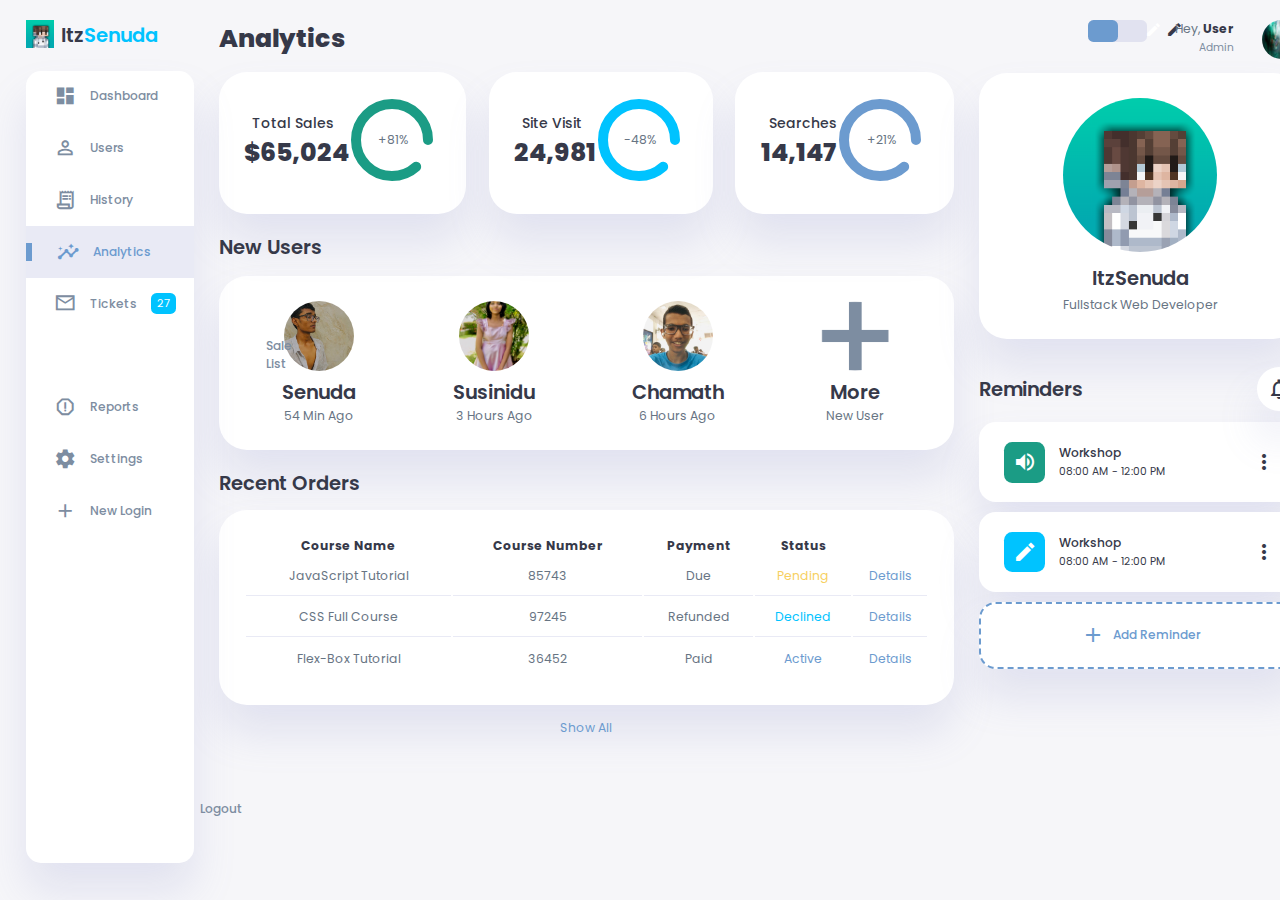
<file: index.html>
<!DOCTYPE html>
<html lang="en">

<head>
    <meta charset="UTF-8">
    <link rel="shortcut icon" type="zlizer icon" href="logo.png">
    <meta name="viewport" content="width=device-width, initial-scale=1.0">
    <link href="https://fonts.googleapis.com/icon?family=Material+Icons+Sharp" rel="stylesheet">
    <link rel="stylesheet" href="style.css">
    <title>My Dashboard</title>
</head>

<body>
    <div class="container">
        <!-- Sidebar Section -->
        <aside>
            <div class="toggle">
                <div class="logo">
                    <img src="logo.png">
                    <a href="Main.html"><h2>Itz<span class="danger">Senuda</span></h2></a>
                </div>
                <div class="close" id="close-btn">
                    <span class="material-icons-sharp">
                        close
                    </span>
                </div>
            </div>

            <div class="sidebar">
                <a href="index1.html">
                    <span class="material-icons-sharp">
                        dashboard
                    </span>
                    <h3>Dashboard</h3>
                </a>
                <a href="index2.html">
                    <span class="material-icons-sharp">
                        person_outline
                    </span>
                    <h3>Users</h3>
                </a>
                <a href="index3.html">
                    <span class="material-icons-sharp">
                        receipt_long
                    </span>
                    <h3>History</h3>
                </a>
                <a href="#" class="active">
                    <span class="material-icons-sharp">
                        insights
                    </span>
                    <h3>Analytics</h3>
                </a>
                <a href="#">
                    <span class="material-icons-sharp">
                        mail_outline
                    </span>
                    <h3>Tickets</h3>
                    <span class="message-count">27</span>
                </a>
                <a href="#">
                    <span class="material-icons-sharp">
                        inventory
                    </span>
                    <h3>Sale List</h3>
                </a>
                <a href="#">
                    <span class="material-icons-sharp">
                        report_gmailerrorred
                    </span>
                    <h3>Reports</h3>
                </a>
                <a href="#">
                    <span class="material-icons-sharp">
                        settings
                    </span>
                    <h3>Settings</h3>
                </a>
                <a href="#">
                    <span class="material-icons-sharp">
                        add
                    </span>
                    <h3>New Login</h3>
                </a>
                <a href="#">
                    <span class="material-icons-sharp">
                        logout
                    </span>
                    <h3>Logout</h3>
                </a>
            </div>
        </aside>
        <!-- End of Sidebar Section -->

        <!-- Main Content -->
        <main>
            <h1>Analytics</h1>
            <!-- Analyses -->
            <div class="analyse">
                <div class="sales">
                    <div class="status">
                        <div class="info">
                            <h3>Total Sales</h3>
                            <h1>$65,024</h1>
                        </div>
                        <div class="progresss">
                            <svg>
                                <circle cx="38" cy="38" r="36"></circle>
                            </svg>
                            <div class="percentage">
                                <p>+81%</p>
                            </div>
                        </div>
                    </div>
                </div>
                <div class="visits">
                    <div class="status">
                        <div class="info">
                            <h3>Site Visit</h3>
                            <h1>24,981</h1>
                        </div>
                        <div class="progresss">
                            <svg>
                                <circle cx="38" cy="38" r="36"></circle>
                            </svg>
                            <div class="percentage">
                                <p>-48%</p>
                            </div>
                        </div>
                    </div>
                </div>
                <div class="searches">
                    <div class="status">
                        <div class="info">
                            <h3>Searches</h3>
                            <h1>14,147</h1>
                        </div>
                        <div class="progresss">
                            <svg>
                                <circle cx="38" cy="38" r="36"></circle>
                            </svg>
                            <div class="percentage">
                                <p>+21%</p>
                            </div>
                        </div>
                    </div>
                </div>
            </div>
            <!-- End of Analyses -->

            <!-- New Users Section -->
            <div class="new-users">
                <h2>New Users</h2>
                <div class="user-list">
                    <div class="user">
                        <img src="profile-2.jpg">
                        <h2>Senuda</h2>
                        <p>54 Min Ago</p>
                    </div>
                    <div class="user">
                        <img src="profile-3.jpg">
                        <h2>Susinidu</h2>
                        <p>3 Hours Ago</p>
                    </div>
                    <div class="user">
                        <img src="profile-4.jpg">
                        <h2>Chamath</h2>
                        <p>6 Hours Ago</p>
                    </div>
                    <div class="user">
                        <img src="plus.png">
                        <h2>More</h2>
                        <p>New User</p>
                    </div>
                </div>
            </div>
            <!-- End of New Users Section -->

            <!-- Recent Orders Table -->
            <div class="recent-orders">
                <h2>Recent Orders</h2>
                <table>
                    <thead>
                        <tr>
                            <th>Course Name</th>
                            <th>Course Number</th>
                            <th>Payment</th>
                            <th>Status</th>
                            <th></th>
                        </tr>
                    </thead>
                    <tbody></tbody>
                </table>
                <a href="#">Show All</a>
            </div>
            <!-- End of Recent Orders -->

        </main>
        <!-- End of Main Content -->

        <!-- Right Section -->
        <div class="right-section">
            <div class="nav">
                <button id="menu-btn">
                    <span class="material-icons-sharp">
                        menu
                    </span>
                </button>
                <div class="dark-mode">
                    <span class="material-icons-sharp active">
                        light_mode
                    </span>
                    <span class="material-icons-sharp">
                        dark_mode
                    </span>
                </div>

                <div class="profile">
                    <a href="index4.html">
                    <div class="info">
                        <p>Hey, <b>User</b></p>
                        <small class="text-muted">Admin</small>
                    </div>
                    <div class="profile-photo">
                        <img src="profile-1.jpg">
                    </a>
                    </div>
                </div>

            </div>
            <!-- End of Nav -->

            <div class="user-profile">
                <div class="logo">
                    <img src="logo.png">
                    <h2>ItzSenuda</h2>
                    <p>Fullstack Web Developer</p>
                </div>
            </div>

            <div class="reminders">
                <div class="header">
                    <h2>Reminders</h2>
                    <span class="material-icons-sharp">
                        notifications_none
                    </span>
                </div>

                <div class="notification">
                    <div class="icon">
                        <span class="material-icons-sharp">
                            volume_up
                        </span>
                    </div>
                    <div class="content">
                        <div class="info">
                            <h3>Workshop</h3>
                            <small class="text_muted">
                                08:00 AM - 12:00 PM
                            </small>
                        </div>
                        <span class="material-icons-sharp">
                            more_vert
                        </span>
                    </div>
                </div>

                <div class="notification deactive">
                    <div class="icon">
                        <span class="material-icons-sharp">
                            edit
                        </span>
                    </div>
                    <div class="content">
                        <div class="info">
                            <h3>Workshop</h3>
                            <small class="text_muted">
                                08:00 AM - 12:00 PM
                            </small>
                        </div>
                        <span class="material-icons-sharp">
                            more_vert
                        </span>
                    </div>
                </div>

                <div class="notification add-reminder">
                    <div>
                        <span class="material-icons-sharp">
                            add
                        </span>
                        <h3>Add Reminder</h3>
                    </div>
                </div>

            </div>

        </div>


    </div>

    <script src="orders.js"></script>
    <script src="index.js"></script>
</body>

</html>
</file>
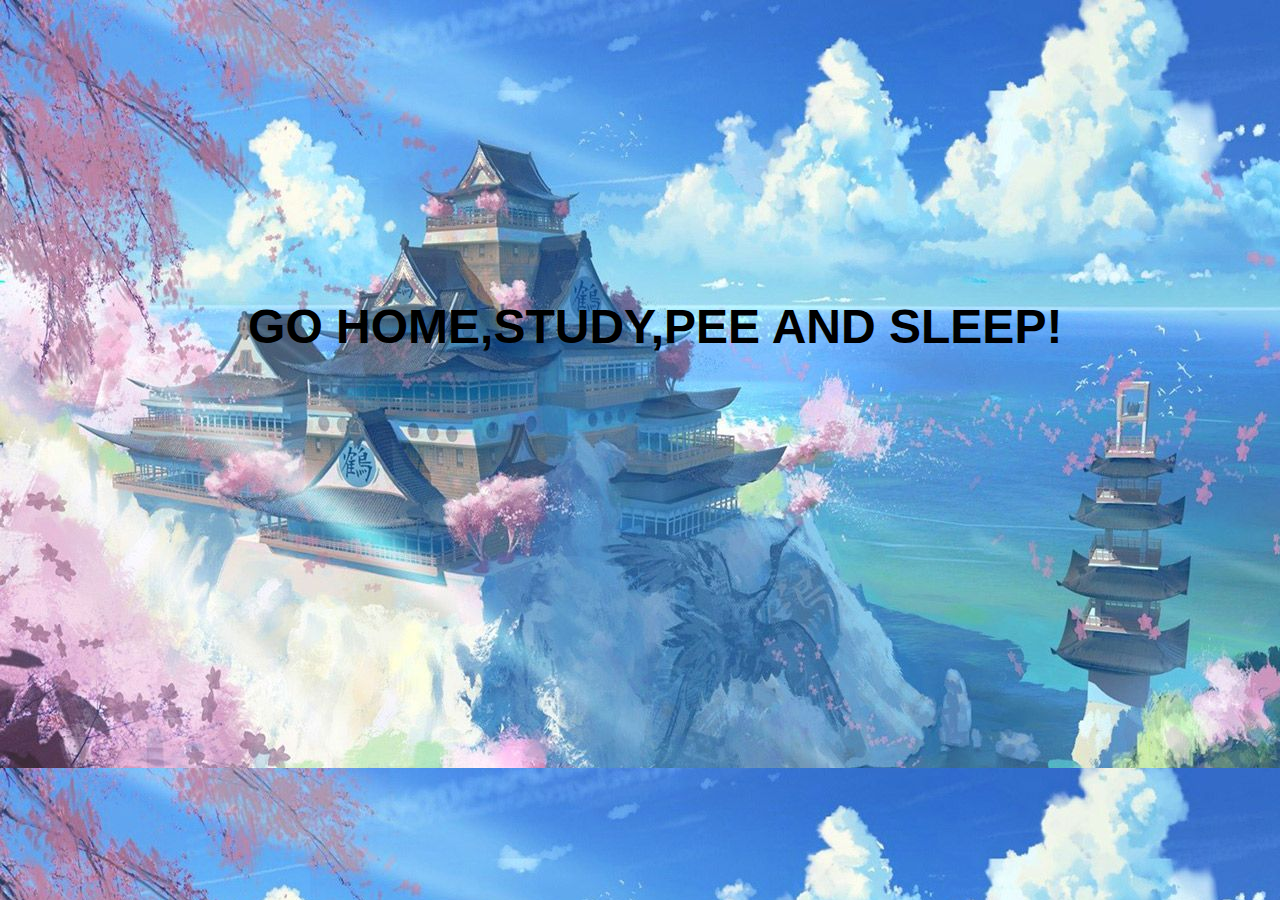
<file: forget.html>
<!DOCTYPE html>
<link rel="shortcut icon" type="zlizer icon" href="logo.png">
<meta name="viewport" content="width=device-width, initial-scale=1.0">
<html lang="en">
    <head>
        <meta charset="UTF-8"
        <title></title>
    </head>
    <body background="huhu.jpg">
    <br><br><br><br><br><br><br><br><br><br><br><br><br><br><br><h1><b><align="center"><font face="Arial" color="black" size="12">&nbsp;&nbsp;&nbsp;&nbsp;&nbsp;&nbsp;&nbsp;&nbsp;&nbsp;&nbsp;&nbsp;&nbsp;&nbsp;&nbsp;&nbsp;&nbsp;&nbsp;&nbsp;GO HOME,STUDY,PEE AND SLEEP!</font></align></b></h1>
    </body>
</html>
</file>
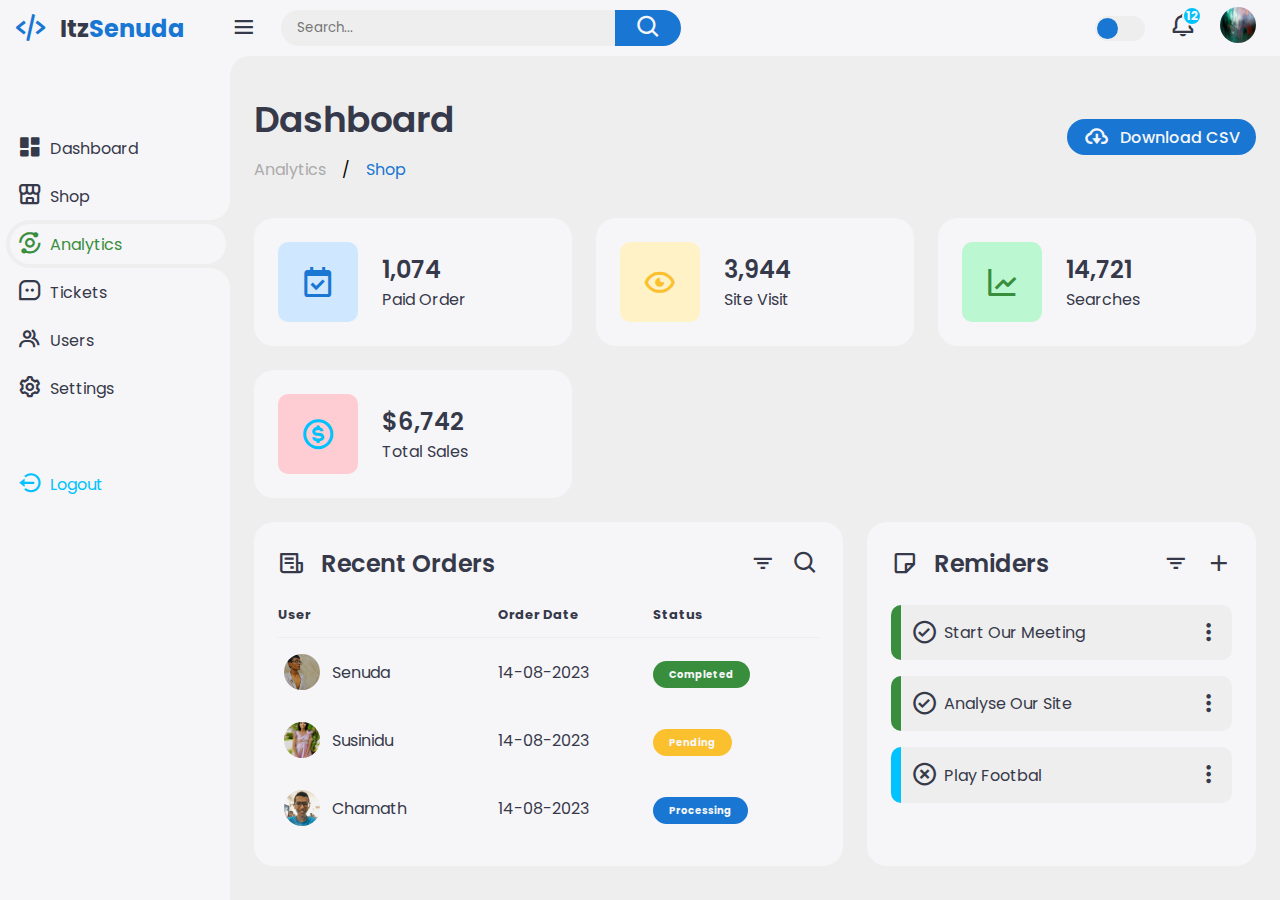
<file: index1.html>
<!DOCTYPE html>
<html lang="en">

<head>
    <meta charset="UTF-8">
    <link rel="shortcut icon" type="zlizer icon" href="logo.png">
    <meta name="viewport" content="width=device-width, initial-scale=1.0">
    <link href='https://unpkg.com/boxicons@2.1.4/css/boxicons.min.css' rel='stylesheet'>
    <link rel="stylesheet" href="style1.css">
    <title>Responsive Dashboard Design #2 | ItzSenuda</title>
</head>

<body>

    <!-- Sidebar -->
    <div class="sidebar">
        <a href="#" class="logo">
            <i class='bx bx-code-alt'></i>
            <div class="logo-name"><span>Itz</span>Senuda</div>
        </a>
        <ul class="side-menu">
            <li><a href="index.html"><i class='bx bxs-dashboard'></i>Dashboard</a></li>
            <li><a href="#"><i class='bx bx-store-alt'></i>Shop</a></li>
            <li class="active"><a href="#"><i class='bx bx-analyse'></i>Analytics</a></li>
            <li><a href="#"><i class='bx bx-message-square-dots'></i>Tickets</a></li>
            <li><a href="#"><i class='bx bx-group'></i>Users</a></li>
            <li><a href="#"><i class='bx bx-cog'></i>Settings</a></li>
        </ul>
        <ul class="side-menu">
            <li>
                <a href="#" class="logout">
                    <i class='bx bx-log-out-circle'></i>
                    Logout
                </a>
            </li>
        </ul>
    </div>
    <!-- End of Sidebar -->

    <!-- Main Content -->
    <div class="content">
        <!-- Navbar -->
        <nav>
            <i class='bx bx-menu'></i>
            <form action="#">
                <div class="form-input">
                    <input type="search" placeholder="Search...">
                    <button class="search-btn" type="submit"><i class='bx bx-search'></i></button>
                </div>
            </form>
            <input type="checkbox" id="theme-toggle" hidden>
            <label for="theme-toggle" class="theme-toggle"></label>
            <a href="#" class="notif">
                <i class='bx bx-bell'></i>
                <span class="count">12</span>
            </a>
            <a href="#" class="profile">
                <img src="profile-1.jpg">
            </a>
        </nav>

        <!-- End of Navbar -->

        <main>
            <div class="header">
                <div class="left">
                    <h1>Dashboard</h1>
                    <ul class="breadcrumb">
                        <li><a href="#">
                                Analytics
                            </a></li>
                        /
                        <li><a href="#" class="active">Shop</a></li>
                    </ul>
                </div>
                <a href="#" class="report">
                    <i class='bx bx-cloud-download'></i>
                    <span>Download CSV</span>
                </a>
            </div>

            <!-- Insights -->
            <ul class="insights">
                <li>
                    <i class='bx bx-calendar-check'></i>
                    <span class="info">
                        <h3>
                            1,074
                        </h3>
                        <p>Paid Order</p>
                    </span>
                </li>
                <li><i class='bx bx-show-alt'></i>
                    <span class="info">
                        <h3>
                            3,944
                        </h3>
                        <p>Site Visit</p>
                    </span>
                </li>
                <li><i class='bx bx-line-chart'></i>
                    <span class="info">
                        <h3>
                            14,721
                        </h3>
                        <p>Searches</p>
                    </span>
                </li>
                <li><i class='bx bx-dollar-circle'></i>
                    <span class="info">
                        <h3>
                            $6,742
                        </h3>
                        <p>Total Sales</p>
                    </span>
                </li>
            </ul>
            <!-- End of Insights -->

            <div class="bottom-data">
                <div class="orders">
                    <div class="header">
                        <i class='bx bx-receipt'></i>
                        <h3>Recent Orders</h3>
                        <i class='bx bx-filter'></i>
                        <i class='bx bx-search'></i>
                    </div>
                    <table>
                        <thead>
                            <tr>
                                <th>User</th>
                                <th>Order Date</th>
                                <th>Status</th>
                            </tr>
                        </thead>
                        <tbody>
                            <tr>
                                <td>
                                    <img src="profile-2.jpg">
                                    <p>Senuda</p>
                                </td>
                                <td>14-08-2023</td>
                                <td><span class="status completed">Completed</span></td>
                            </tr>
                            <tr>
                                <td>
                                    <img src="profile-3.jpg">
                                    <p>Susinidu</p>
                                </td>
                                <td>14-08-2023</td>
                                <td><span class="status pending">Pending</span></td>
                            </tr>
                            <tr>
                                <td>
                                    <img src="profile-4.jpg">
                                    <p>Chamath</p>
                                </td>
                                <td>14-08-2023</td>
                                <td><span class="status process">Processing</span></td>
                            </tr>
                        </tbody>
                    </table>
                </div>

                <!-- Reminders -->
                <div class="reminders">
                    <div class="header">
                        <i class='bx bx-note'></i>
                        <h3>Remiders</h3>
                        <i class='bx bx-filter'></i>
                        <i class='bx bx-plus'></i>
                    </div>
                    <ul class="task-list">
                        <li class="completed">
                            <div class="task-title">
                                <i class='bx bx-check-circle'></i>
                                <p>Start Our Meeting</p>
                            </div>
                            <i class='bx bx-dots-vertical-rounded'></i>
                        </li>
                        <li class="completed">
                            <div class="task-title">
                                <i class='bx bx-check-circle'></i>
                                <p>Analyse Our Site</p>
                            </div>
                            <i class='bx bx-dots-vertical-rounded'></i>
                        </li>
                        <li class="not-completed">
                            <div class="task-title">
                                <i class='bx bx-x-circle'></i>
                                <p>Play Footbal</p>
                            </div>
                            <i class='bx bx-dots-vertical-rounded'></i>
                        </li>
                    </ul>
                </div>

                <!-- End of Reminders-->

            </div>

        </main>

    </div>

    <script src="index.js"></script>
</body>

</html>
</file>
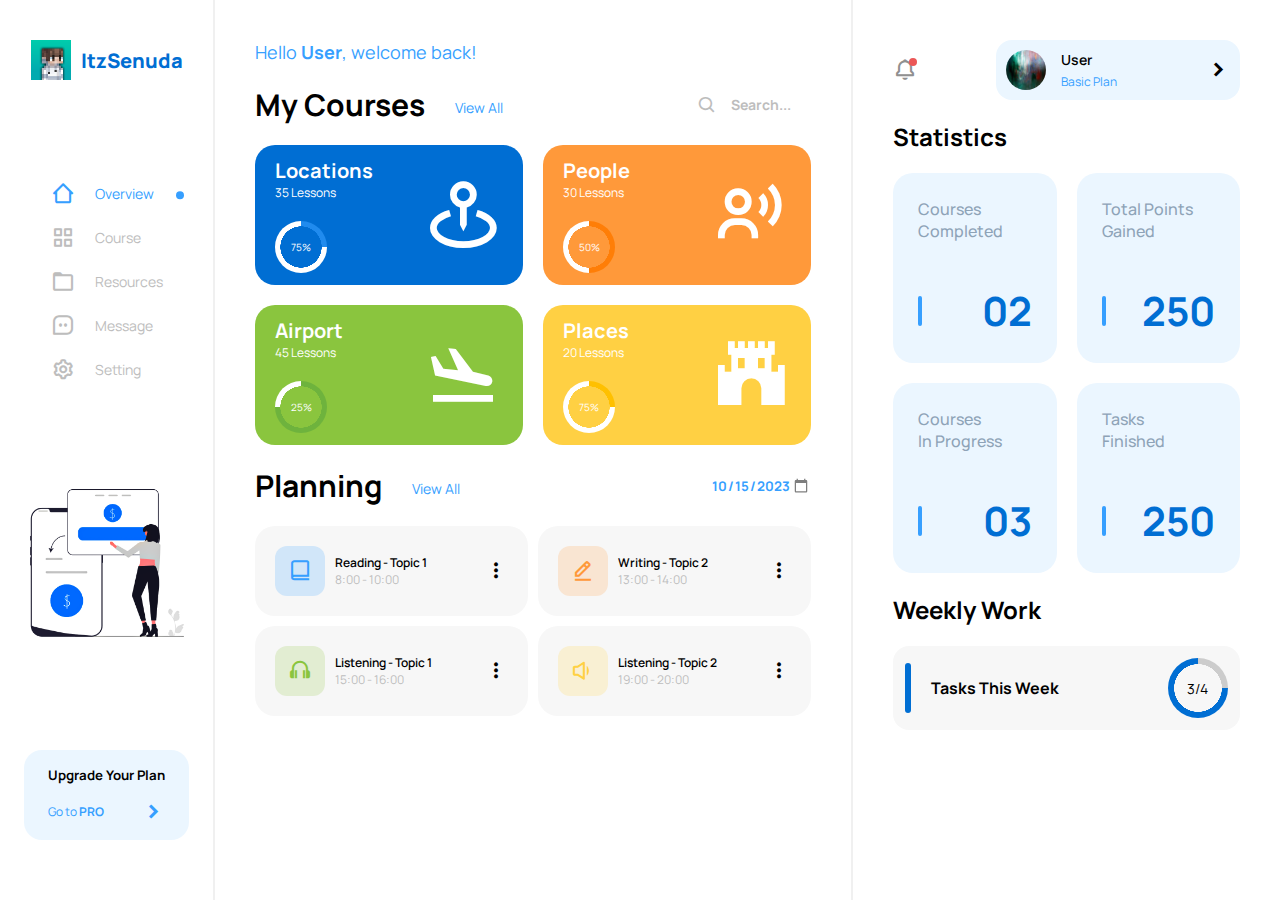
<file: index2.html>
<!DOCTYPE html>
<html lang="en">

<head>
    <meta charset="UTF-8">
    <link rel="shortcut icon" type="zlizer icon" href="logo.png">
    <meta name="viewport" content="width=device-width, initial-scale=1.0">
    <link href='https://unpkg.com/boxicons@2.1.4/css/boxicons.min.css' rel='stylesheet'>
    <link rel="stylesheet" href="style2.css">
    <title>Responsive Dashboard Design #01 | ItzSenuda</title>
</head>

<body>

    <div class="container">

        <aside class="left-section">
            <div class="logo">
                <button class="menu-btn" id="menu-close">
                    <i class='bx bx-log-out-circle'></i>
                </button>
                <img src="logo.png">
                <a href="index.html">ItzSenuda</a>
            </div>

            <div class="sidebar">
                <div class="item" id="active">
                    <i class='bx bx-home-alt-2'></i>
                    <a href="#">Overview</a>
                </div>
                <div class="item">
                    <i class='bx bx-grid-alt'></i>
                    <a href="#">Course</a>
                </div>
                <div class="item">
                    <i class='bx bx-folder'></i>
                    <a href="#">Resources</a>
                </div>
                <div class="item">
                    <i class='bx bx-message-square-dots'></i>
                    <a href="#">Message</a>
                </div>
                <div class="item">
                    <i class='bx bx-cog'></i>
                    <a href="#">Setting</a>
                </div>
            </div>

            <div class="pic">
                <img src="pro.png">
            </div>

            <div class="upgrade">
                <h5>Upgrade Your Plan</h5>
                <div class="link">
                    <a href="#">Go to <b>PRO</b></a>
                    <i class='bx bxs-chevron-right'></i>
                </div>
            </div>

        </aside>

        <main>
            <header>
                <button class="menu-btn" id="menu-open">
                    <i class='bx bx-menu'></i>
                </button>
                <h5>Hello <b>User</b>, welcome back!</h5>
            </header>

            <div class="separator">
                <div class="info">
                    <h3>My Courses</h3>
                    <a href="#">View All</a>
                </div>
                <div class="search">
                    <i class='bx bx-search'></i>
                    <input type="text" placeholder="Search...">
                </div>
            </div>

            <div class="analytics">
                <div class="item">
                    <div class="progress">
                        <div class="info">
                            <h5>Locations</h5>
                            <p>35 Lessons</p>
                        </div>
                        <div class="progress-bar" role="progressbar" aria-valuenow="75" aria-valuemin="0"
                            aria-valuemax="100"></div>
                    </div>
                    <i class='bx bx-map-pin'></i>
                </div>
                <div class="item">
                    <div class="progress">
                        <div class="info">
                            <h5>People</h5>
                            <p>30 Lessons</p>
                        </div>
                        <div class="progress-bar" role="progressbar" aria-valuenow="75" aria-valuemin="0"
                            aria-valuemax="100"></div>
                    </div>
                    <i class='bx bx-user-voice'></i>
                </div>
                <div class="item">
                    <div class="progress">
                        <div class="info">
                            <h5>Airport</h5>
                            <p>45 Lessons</p>
                        </div>
                        <div class="progress-bar" role="progressbar" aria-valuenow="75" aria-valuemin="0"
                            aria-valuemax="100"></div>
                    </div>
                    <i class='bx bxs-plane-land'></i>
                </div>
                <div class="item">
                    <div class="progress">
                        <div class="info">
                            <h5>Places</h5>
                            <p>20 Lessons</p>
                        </div>
                        <div class="progress-bar" role="progressbar" aria-valuenow="75" aria-valuemin="0"
                            aria-valuemax="100"></div>
                    </div>
                    <i class='bx bxs-castle'></i>
                </div>
            </div>

            <div class="separator">
                <div class="info">
                    <h3>Planning</h3>
                    <a href="#">View All</a>
                </div>
                <input type="date" value="2023-10-15">
            </div>

            <div class="planning">
                <div class="item">
                    <div class="left">
                        <div class="icon">
                            <i class='bx bx-book-alt'></i>
                        </div>
                        <div class="details">
                            <h5>Reading - Topic 1</h5>
                            <p>8:00 - 10:00</p>
                        </div>
                    </div>
                    <i class='bx bx-dots-vertical-rounded'></i>
                </div>
                <div class="item">
                    <div class="left">
                        <div class="icon">
                            <i class='bx bx-edit-alt'></i>
                        </div>
                        <div class="details">
                            <h5>Writing - Topic 2</h5>
                            <p>13:00 - 14:00</p>
                        </div>
                    </div>
                    <i class='bx bx-dots-vertical-rounded'></i>
                </div>
                <div class="item">
                    <div class="left">
                        <div class="icon">
                            <i class='bx bx-headphone'></i>
                        </div>
                        <div class="details">
                            <h5>Listening - Topic 1</h5>
                            <p>15:00 - 16:00</p>
                        </div>
                    </div>
                    <i class='bx bx-dots-vertical-rounded'></i>
                </div>
                <div class="item">
                    <div class="left">
                        <div class="icon">
                            <i class='bx bx-volume-low'></i>
                        </div>
                        <div class="details">
                            <h5>Listening - Topic 2</h5>
                            <p>19:00 - 20:00</p>
                        </div>
                    </div>
                    <i class='bx bx-dots-vertical-rounded'></i>
                </div>
            </div>
        </main>

        <aside class="right-section">
            <div class="top">
                <i class='bx bx-bell'></i>
                <div class="profile">
                    <div class="left">
                        <img src="profile-1.jpg">    
                        <div class="user">
                            <h5>User</h5>
                            <a href="#">Basic Plan</a>
                        </div>
                    </div>
                    <i class='bx bxs-chevron-right'></i>
                </div>
            </div>

            <div class="separator" id="first">
                <h4>Statistics</h4>
            </div>

            <div class="stats">
                <div class="item">
                    <div class="top">
                        <p>Courses</p>
                        <p>Completed</p>
                    </div>
                    <div class="bottom">
                        <div class="line"></div>
                        <h3>02</h3>
                    </div>
                </div>
                <div class="item">
                    <div class="top">
                        <p>Total Points</p>
                        <p>Gained</p>
                    </div>
                    <div class="bottom">
                        <div class="line"></div>
                        <h3>250</h3>
                    </div>
                </div>
                <div class="item">
                    <div class="top">
                        <p>Courses</p>
                        <p>In Progress</p>
                    </div>
                    <div class="bottom">
                        <div class="line"></div>
                        <h3>03</h3>
                    </div>
                </div>
                <div class="item">
                    <div class="top">
                        <p>Tasks</p>
                        <p>Finished</p>
                    </div>
                    <div class="bottom">
                        <div class="line"></div>
                        <h3>250</h3>
                    </div>
                </div>
            </div>

            <div class="separator">
                <h4>Weekly Work</h4>
            </div>

            <div class="weekly">
                <div class="title">
                    <div class="line"></div>
                    <h5>Tasks This Week</h5>
                </div>
                <div class="progress-bar" role="progressbar" aria-valuenow="75" aria-valuemin="0" aria-valuemax="100">
                </div>
            </div>

        </aside>

    </div>

    <script src="script.js"></script>
</body>

</html>
</file>
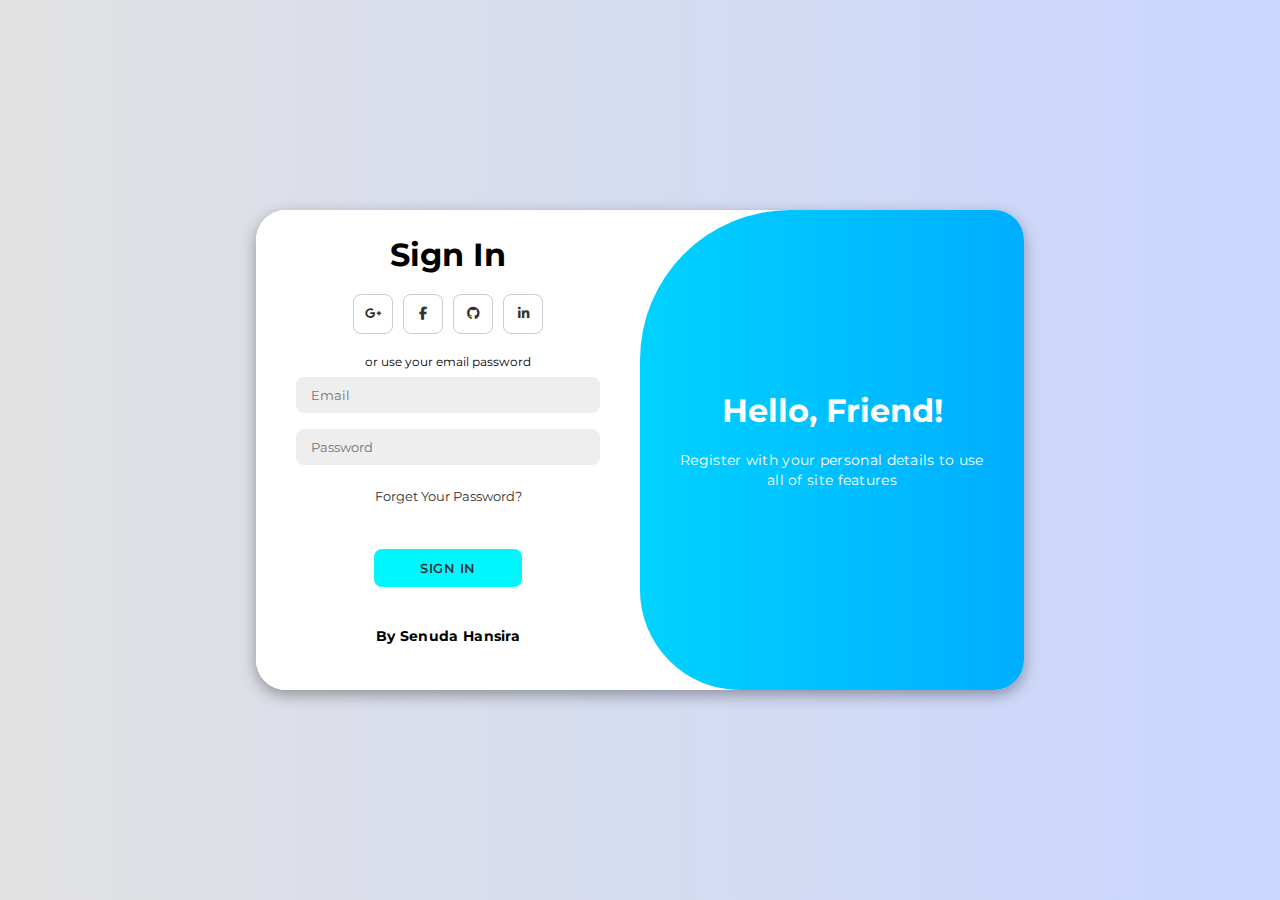
<file: index4.html>
<!DOCTYPE html>
<html lang="en">

<head>
    <meta charset="UTF-8">
    <link rel="shortcut icon" type="zlizer icon" href="logo.png">
    <meta name="viewport" content="width=device-width, initial-scale=1.0">
    <link rel="stylesheet" href="https://cdnjs.cloudflare.com/ajax/libs/font-awesome/6.4.2/css/all.min.css">
    <link rel="stylesheet" href="style4.css">
    <title>Modern Login Page | ItzSenuda</title>
</head>

<body>

    <div class="container" id="container">
        <div class="form-container sign-up">
            <form>
                <h1>Create Account</h1>
                <div class="social-icons">
                    <a href="#" class="icon"><i class="fa-brands fa-google-plus-g"></i></a>
                    <a href="#" class="icon"><i class="fa-brands fa-facebook-f"></i></a>
                    <a href="#" class="icon"><i class="fa-brands fa-github"></i></a>
                    <a href="#" class="icon"><i class="fa-brands fa-linkedin-in"></i></a>
                </div>
                <span>or use your email for registeration</span>
                <input type="text" placeholder="Name">
                <input type="email" placeholder="Email">
                <input type="password" placeholder="Password">
                <button>Sign Up</button>
                &nbsp;&nbsp;&nbsp;&nbsp;&nbsp;&nbsp;&nbsp;&nbsp;&nbsp;&nbsp;&nbsp;&nbsp;&nbsp;
                <h2><p>By Senuda Hansira</p></h2>
            </form>
        </div>
        <div class="form-container sign-in">
            <form>
                <h1>Sign In</h1>
                <div class="social-icons">
                    <a href="#" class="icon"><i class="fa-brands fa-google-plus-g"></i></a>
                    <a href="#" class="icon"><i class="fa-brands fa-facebook-f"></i></a>
                    <a href="#" class="icon"><i class="fa-brands fa-github"></i></a>
                    <a href="#" class="icon"><i class="fa-brands fa-linkedin-in"></i></a>
                </div>
                <span>or use your email password</span>
                <input type="email" placeholder="Email">
                <input type="password" placeholder="Password">
                <a href="forget.html">Forget Your Password?</a>
                <a href="index.html"><button><a href="index.html">Sign In</a></button></a>
                &nbsp;&nbsp;&nbsp;&nbsp;&nbsp;&nbsp;&nbsp;&nbsp;&nbsp;&nbsp;&nbsp;&nbsp;&nbsp;&nbsp;&nbsp;
                <h2><p>By Senuda Hansira</p></h2>
            </form>
        </div>
        <div class="toggle-container">
            <div class="toggle">
                <div class="toggle-panel toggle-left">
                    <h1>Welcome Back!</h1>
                    <p>Enter your personal details to use all of site features</p>
                    <button class="hidden" id="login">Sign In</button>
                </div>
                <div class="toggle-panel toggle-right">
                    <h1>Hello, Friend!</h1>
                    <p>Register with your personal details to use all of site features</p> 
                </div>
            </div>
        </div>
    </div>
    <script src="script.js"></script>
</body>

</html>
</file>
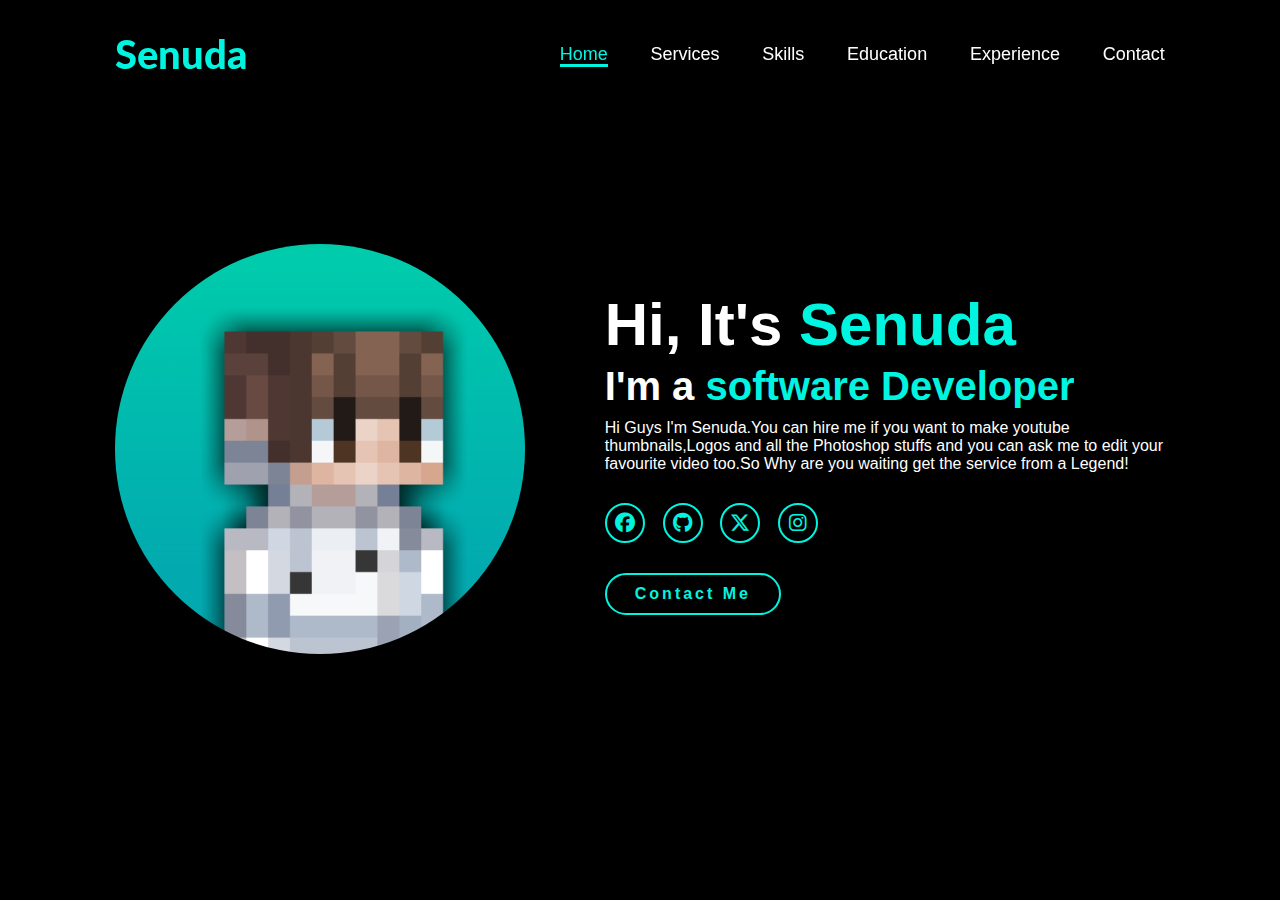
<file: Main.html>
<!DOCTYPE html>
<html lang="en">
    
<head>
    <meta charset="UTF-8">
    <link rel="shortcut icon" type="zlizer icon" href="logo.png">
    <meta name="viewport" content="width=device-width, initial-scale=1.0">
    <link rel="stylesheet" href="https://cdnjs.cloudflare.com/ajax/libs/font-awesome/6.5.2/css/all.min.css">
    <link rel="stylesheet" href="styles.css">
    <title>My Website</title>
</head>
<body>
    <header>
        <a href="#" class="logo">Senuda</a>

        <nav>
            <a href="#" class="active"> Home</a>
            <a href="#" >Services</a>
            <a href="#" >Skills</a>
            <a href="#" >Education</a>
            <a href="#" >Experience</a>
            <a href="#" >Contact</a>
        </nav>
    </header>
    <section class="home">
        <div class="home-img">
            <img src="zlizer.png" alt="">
        </div>
        <div class="home-content">
            <h1>Hi, It's <span>Senuda</span></h1>
            <h3 class="typing-text">I'm a <span></span></h3>
            <p>Hi Guys I'm Senuda.You can hire me if you want to make youtube thumbnails,Logos and all the Photoshop stuffs and you can ask me to edit your favourite video too.So Why are you waiting get the service from a Legend!</p>
            <div class="social-icons">
                <a href="https://www.facebook.com/profile.php?id=61562398284755" target="_blank"><i class="fa-brands fa-facebook"></i></a>
                <a href="https://github.com/ZlizerMC" target="_blank"><i class="fa-brands fa-github"></i></a>
                <a href="https://x.com/ItzSenuda" target="_blank"><i class="fa-brands fa-x-twitter"></i></a>
                <a href="https://www.instagram.com/senuda_hansira/" target="_blank"><i class="fa-brands fa-instagram"></i></a>
            </div>
            <a href="index.html" class="btn">Contact Me</a>
        </div>
    </section>
</body>
</html>
</file>
<file: style.css>
@import url('https://fonts.googleapis.com/css2?family=Poppins:wght@300;400;500;600;700;800&display=swap');

:root{
    --color-primary: #6C9BCF;
    --color-danger: #00c3ff;
    --color-success: #1B9C85;
    --color-warning: #F7D060;
    --color-white: #fff;
    --color-info-dark: #7d8da1;
    --color-dark: #363949;
    --color-light: rgba(132, 139, 200, 0.18);
    --color-dark-variant: #677483;
    --color-background: #f6f6f9;

    --card-border-radius: 2rem;
    --border-radius-1: 0.4rem;
    --border-radius-2: 1.2rem;

    --card-padding: 1.8rem;
    --padding-1: 1.2rem;

    --box-shadow: 0 2rem 3rem var(--color-light);
}

.dark-mode-variables{
    --color-background: #181a1e;
    --color-white: #202528;
    --color-dark: #edeffd;
    --color-dark-variant: #a3bdcc;
    --color-light: rgba(0, 0, 0, 0.4);
    --box-shadow: 0 2rem 3rem var(--color-light);
}

*{
    margin: 0;
    padding: 0;
    outline: 0;
    appearance: 0;
    border: 0;
    text-decoration: none;
    box-sizing: border-box;
}

html{
    font-size: 14px;
}

body{
    width: 100vw;
    height: 100vh;
    font-family: 'Poppins', sans-serif;
    font-size: 0.88rem;
    user-select: none;
    overflow-x: hidden;
    color: var(--color-dark);
    background-color: var(--color-background);
}

a{
    color: var(--color-dark);
}

img{
    display: block;
    width: 100%;
    object-fit: cover;
}

h1{
    font-weight: 800;
    font-size: 1.8rem;
}

h2{
    font-weight: 600;
    font-size: 1.4rem;
}

h3{
    font-weight: 500;
    font-size: 0.87rem;
}

small{
    font-size: 0.76rem;
}

p{
    color: var(--color-dark-variant);
}

b{
    color: var(--color-dark);
}

.text-muted{
    color: var(--color-info-dark);
}

.primary{
    color: var(--color-primary);
}

.danger{
    color: var(--color-danger);
}

.success{
    color: var(--color-success);
}

.warning{
    color: var(--color-warning);
}

.container{
    display: grid;
    width: 96%;
    margin: 0 auto;
    gap: 1.8rem;
    grid-template-columns: 12rem auto 23rem;
}

aside{
    height: 100vh;
}

aside .toggle{
    display: flex;
    align-items: center;
    justify-content: space-between;
    margin-top: 1.4rem;
}

aside .toggle .logo{
    display: flex;
    gap: 0.5rem;
}

aside .toggle .logo img{
    width: 2rem;
    height: 2rem;
}

aside .toggle .close{
    padding-right: 1rem;
    display: none;
}

aside .sidebar{
    display: flex;
    flex-direction: column;
    background-color: var(--color-white);
    box-shadow: var(--box-shadow);
    border-radius: 15px;
    height: 88vh;
    position: relative;
    top: 1.5rem;
    transition: all 0.3s ease;
}

aside .sidebar:hover{
    box-shadow: none;
}

aside .sidebar a{
    display: flex;
    align-items: center;
    color: var(--color-info-dark);
    height: 3.7rem;
    gap: 1rem;
    position: relative;
    margin-left: 2rem;
    transition: all 0.3s ease;
}

aside .sidebar a span{
    font-size: 1.6rem;
    transition: all 0.3s ease;
}

aside .sidebar a:last-child{
    position: absolute;
    bottom: 2rem;
    width: 100%;
}

aside .sidebar a.active{
    width: 100%;
    color: var(--color-primary);
    background-color: var(--color-light);
    margin-left: 0;
}

aside .sidebar a.active::before{
    content: '';
    width: 6px;
    height: 18px;
    background-color: var(--color-primary);
}

aside .sidebar a.active span{
    color: var(--color-primary);
    margin-left: calc(1rem - 3px);
}

aside .sidebar a:hover{
    color: var(--color-primary);
}

aside .sidebar a:hover span{
    margin-left: 0.6rem;
}

aside .sidebar .message-count{
    background-color: var(--color-danger);
    padding: 2px 6px;
    color: var(--color-white);
    font-size: 11px;
    border-radius: var(--border-radius-1);
}

main{
    margin-top: 1.4rem;
}

main .analyse{
    display: grid;
    grid-template-columns: repeat(3, 1fr);
    gap: 1.6rem;
}

main .analyse > div{
    background-color: var(--color-white);
    padding: var(--card-padding);
    border-radius: var(--card-border-radius);
    margin-top: 1rem;
    box-shadow: var(--box-shadow);
    cursor: pointer;
    transition: all 0.3s ease;
}

main .analyse > div:hover{
    box-shadow: none;
}

main .analyse > div .status{
    display: flex;
    align-items: center;
    justify-content: space-between;
}

main .analyse h3{
    margin-left: 0.6rem;
    font-size: 1rem;
}

main .analyse .progresss{
    position: relative;
    width: 92px;
    height: 92px;
    border-radius: 50%;
}

main .analyse svg{
    width: 7rem;
    height: 7rem;
}

main .analyse svg circle{
    fill: none;
    stroke-width: 10;
    stroke-linecap: round;
    transform: translate(5px, 5px);
}

main .analyse .sales svg circle{
    stroke: var(--color-success);
    stroke-dashoffset: -30;
    stroke-dasharray: 200;
}

main .analyse .visits svg circle{
    stroke: var(--color-danger);
    stroke-dashoffset: -30;
    stroke-dasharray: 200;
}

main .analyse .searches svg circle{
    stroke: var(--color-primary);
    stroke-dashoffset: -30;
    stroke-dasharray: 200;
}

main .analyse .progresss .percentage{
    position: absolute;
    top: -3px;
    left: -1px;
    display: flex;
    align-items: center;
    justify-content: center;
    height: 100%;
    width: 100%;
}

main .new-users{
    margin-top: 1.3rem;
}

main .new-users .user-list{
    background-color: var(--color-white);
    padding: var(--card-padding);
    border-radius: var(--card-border-radius);
    margin-top: 1rem;
    box-shadow: var(--box-shadow);
    display: flex;
    justify-content: space-around;
    flex-wrap: wrap;
    gap: 1.4rem;
    cursor: pointer;
    transition: all 0.3s ease;
}

main .new-users .user-list:hover{
    box-shadow: none;
}

main .new-users .user-list .user{
    display: flex;
    flex-direction: column;
    align-items: center;
    justify-content: center;
}

main .new-users .user-list .user img{
    width: 5rem;
    height: 5rem;
    margin-bottom: 0.4rem;
    border-radius: 50%;
}

main .recent-orders{
    margin-top: 1.3rem;
}

main .recent-orders h2{
    margin-bottom: 0.8rem;
}

main .recent-orders table{
    background-color: var(--color-white);
    width: 100%;
    padding: var(--card-padding);
    text-align: center;
    box-shadow: var(--box-shadow);
    border-radius: var(--card-border-radius);
    transition: all 0.3s ease;
}

main .recent-orders table:hover{
    box-shadow: none;
}

main table tbody td{
    height: 2.8rem;
    border-bottom: 1px solid var(--color-light);
    color: var(--color-dark-variant);
}

main table tbody tr:last-child td{
    border: none;
}

main .recent-orders a{
    text-align: center;
    display: block;
    margin: 1rem auto;
    color: var(--color-primary);
}

.right-section{
    margin-top: 1.4rem;
}

.right-section .nav{
    display: flex;
    justify-content: end;
    gap: 2rem;
}

.right-section .nav button{
    display: none;
}

.right-section .dark-mode{
    background-color: var(--color-light);
    display: flex;
    justify-content: space-between;
    align-items: center;
    height: 1.6rem;
    width: 4.2rem;
    cursor: pointer;
    border-radius: var(--border-radius-1);
}

.right-section .dark-mode span{
    font-size: 1.2rem;
    width: 50%;
    height: 100%;
    display: flex;
    align-items: center;
    justify-content: center;
}

.right-section .dark-mode span.active{
    background-color: var(--color-primary);
    color: white;
    border-radius: var(--border-radius-1);
}

.right-section .nav .profile{
    display: flex;
    gap: 2rem;
    text-align: right;
}

.right-section .nav .profile .profile-photo{
    width: 2.8rem;
    height: 2.8rem;
    border-radius: 50%;
    overflow: hidden;
}

.right-section .user-profile{
    display: flex;
    justify-content: center;
    text-align: center;
    margin-top: 1rem;
    background-color: var(--color-white);
    padding: var(--card-padding);
    border-radius: var(--card-border-radius);
    box-shadow: var(--box-shadow);
    cursor: pointer;
    transition: all 0.3s ease;
}

.right-section .user-profile:hover{
    box-shadow: none;
}

.right-section .user-profile img{
    width: 11rem;
    height: auto;
    margin-bottom: 0.8rem;
    border-radius: 50%;
}

.right-section .user-profile h2{
    margin-bottom: 0.2rem;
}

.right-section .reminders{
    margin-top: 2rem;
}

.right-section .reminders .header{
    display: flex;
    align-items: center;
    justify-content: space-between;
    margin-bottom: 0.8rem;
}

.right-section .reminders .header span{
    padding: 10px;
    box-shadow: var(--box-shadow);
    background-color: var(--color-white);
    border-radius: 50%;
}

.right-section .reminders .notification{
    background-color: var(--color-white);
    display: flex;
    align-items: center;
    gap: 1rem;
    margin-bottom: 0.7rem;
    padding: 1.4rem var(--card-padding);
    border-radius: var(--border-radius-2);
    box-shadow: var(--box-shadow);
    cursor: pointer;
    transition: all 0.3s ease;
}

.right-section .reminders .notification:hover{
    box-shadow: none;
}

.right-section .reminders .notification .content{
    display: flex;
    justify-content: space-between;
    align-items: center;
    margin: 0;
    width: 100%;
}

.right-section .reminders .notification .icon{
    padding: 0.6rem;
    color: var(--color-white);
    background-color: var(--color-success);
    border-radius: 20%;
    display: flex;
}

.right-section .reminders .notification.deactive .icon{
    background-color: var(--color-danger);
}

.right-section .reminders .add-reminder{
    background-color: var(--color-white);
    border: 2px dashed var(--color-primary);
    color: var(--color-primary);
    display: flex;
    align-items: center;
    justify-content: center;
    cursor: pointer;
}

.right-section .reminders .add-reminder:hover{
    background-color: var(--color-primary);
    color: white;
}

.right-section .reminders .add-reminder div{
    display: flex;
    align-items: center;
    gap: 0.6rem;
}

@media screen and (max-width: 1200px) {
    .container{
        width: 95%;
        grid-template-columns: 7rem auto 23rem;
    }

    aside .logo h2{
        display: none;
    }

    aside .sidebar h3{
        display: none;
    }

    aside .sidebar a{
        width: 5.6rem;
    }

    aside .sidebar a:last-child{
        position: relative;
        margin-top: 1.8rem;
    }

    main .analyse{
        grid-template-columns: 1fr;
        gap: 0;
    }

    main .new-users .user-list .user{
        flex-basis: 40%;
    }

    main .recent-orders {
        width: 94%;
        position: absolute;
        left: 50%;
        transform: translateX(-50%);
        margin: 2rem 0 0 0.8rem;
    }

    main .recent-orders table{
        width: 83vw;
    }

    main table thead tr th:last-child,
    main table thead tr th:first-child{
        display: none;
    }

    main table tbody tr td:last-child,
    main table tbody tr td:first-child{
        display: none;
    }

}

@media screen and (max-width: 768px) {
    .container{
        width: 100%;
        grid-template-columns: 1fr;
        padding: 0 var(--padding-1);
    }

    aside{
        position: fixed;
        background-color: var(--color-white);
        width: 15rem;
        z-index: 3;
        box-shadow: 1rem 3rem 4rem var(--color-light);
        height: 100vh;
        left: -100%;
        display: none;
        animation: showMenu 0.4s ease forwards;
    }

    @keyframes showMenu {
       to{
        left: 0;
       } 
    }

    aside .logo{
        margin-left: 1rem;
    }

    aside .logo h2{
        display: inline;
    }

    aside .sidebar h3{
        display: inline;
    }

    aside .sidebar a{
        width: 100%;
        height: 3.4rem;
    }

    aside .sidebar a:last-child{
        position: absolute;
        bottom: 5rem;
    }

    aside .toggle .close{
        display: inline-block;
        cursor: pointer;
    }

    main{
        margin-top: 8rem;
        padding: 0 1rem;
    }

    main .new-users .user-list .user{
        flex-basis: 35%;
    }

    main .recent-orders{
        position: relative;
        margin: 3rem 0 0 0;
        width: 100%;
    }

    main .recent-orders table{
        width: 100%;
        margin: 0;
    }

    .right-section{
        width: 94%;
        margin: 0 auto 4rem;
    }

    .right-section .nav{
        position: fixed;
        top: 0;
        left: 0;
        align-items: center;
        background-color: var(--color-white);
        padding: 0 var(--padding-1);
        height: 4.6rem;
        width: 100%;
        z-index: 2;
        box-shadow: 0 1rem 1rem var(--color-light);
        margin: 0;
    }

    .right-section .nav .dark-mode{
        width: 4.4rem;
        position: absolute;
        left: 66%;
    }

    .right-section .profile .info{
        display: none;
    }

    .right-section .nav button{
        display: inline-block;
        background-color: transparent;
        cursor: pointer;
        color: var(--color-dark);
        position: absolute;
        left: 1rem;
    }

    .right-section .nav button span{
        font-size: 2rem;
    }

}
</file>
<file: style1.css>
@import url('https://fonts.googleapis.com/css2?family=Poppins:wght@300;400;500;600;700;800&display=swap');

:root {
    --light: #f6f6f9;
    --primary: #1976D2;
    --light-primary: #CFE8FF;
    --grey: #eee;
    --dark-grey: #AAAAAA;
    --dark: #363949;
    --danger: #00c2fd;
	--light-danger: #FECDD3;
    --warning: #FBC02D;
    --light-warning: #FFF2C6;
    --success: #388E3C;
    --light-success: #BBF7D0;
}

*{
    margin: 0;
    padding: 0;
    box-sizing: border-box;
    font-family: 'Poppins', sans-serif;
}

.bx{
    font-size: 1.7rem;
}

a{
    text-decoration: none;
}

li{
    list-style: none;
}

html{
    overflow-x: hidden;
}

body.dark{
    --light: #181a1e;
    --grey: #25252c;
    --dark: #fbfbfb
}

body{
    background: var(--grey);
    overflow-x: hidden;
}

.sidebar{
    position: fixed;
    top: 0;
    left: 0;
    background: var(--light);
    width: 230px;
    height: 100%;
    z-index: 2000;
    overflow-x: hidden;
    scrollbar-width: none;
    transition: all 0.3s ease;
}

.sidebar::-webkit-scrollbar{
    display: none;
}

.sidebar.close{
    width: 60px;
}

.sidebar .logo{
    font-size: 24px;
    font-weight: 700;
    height: 56px;
    display: flex;
    align-items: center;
    color: var(--primary);
    z-index: 500;
    padding-bottom: 20px;
    box-sizing: content-box;
}

.sidebar .logo .logo-name span{
    color: var(--dark);
}

.sidebar .logo .bx{
    min-width: 60px;
    display: flex;
    justify-content: center;
    font-size: 2.2rem;
}

.sidebar .side-menu{
    width: 100%;
    margin-top: 48px;
}

.sidebar .side-menu li{
    height: 48px;
    background: transparent;
    margin-left: 6px;
    border-radius: 48px 0 0 48px;
    padding: 4px;
}

.sidebar .side-menu li.active{
    background: var(--grey);
    position: relative;
}

.sidebar .side-menu li.active::before{
    content: "";
    position: absolute;
    width: 40px;
    height: 40px;
    border-radius: 50%;
    top: -40px;
    right: 0;
    box-shadow: 20px 20px 0 var(--grey);
    z-index: -1;
}

.sidebar .side-menu li.active::after{
    content: "";
    position: absolute;
    width: 40px;
    height: 40px;
    border-radius: 50%;
    bottom: -40px;
    right: 0;
    box-shadow: 20px -20px 0 var(--grey);
    z-index: -1;
}

.sidebar .side-menu li a{
    width: 100%;
    height: 100%;
    background: var(--light);
    display: flex;
    align-items: center;
    border-radius: 48px;
    font-size: 16px;
    color: var(--dark);
    white-space: nowrap;
    overflow-x: hidden;
    transition: all 0.3s ease;
}

.sidebar .side-menu li.active a{
    color: var(--success);
}

.sidebar.close .side-menu li a{
    width: calc(48px - (4px * 2));
    transition: all 0.3s ease;
}

.sidebar .side-menu li a .bx{
    min-width: calc(60px - ((4px + 6px) * 2));
    display: flex;
    font-size: 1.6rem;
    justify-content: center;
}

.sidebar .side-menu li a.logout{
    color: var(--danger);
}

.content{
    position: relative;
    width: calc(100% - 230px);
    left: 230px;
    transition: all 0.3s ease;
}

.sidebar.close~.content{
    width: calc(100% - 60px);
    left: 60px;
}

.content nav{
    height: 56px;
    background: var(--light);
    padding: 0 24px 0 0;
    display: flex;
    align-items: center;
    grid-gap: 24px;
    position: sticky;
    top: 0;
    left: 0;
    z-index: 1000;
}

.content nav::before{
    content: "";
    position: absolute;
    width: 40px;
    height: 40px;
    bottom: -40px;
    left: 0;
    border-radius: 50%;
    box-shadow: -20px -20px 0 var(--light);
}

.content nav a{
    color: var(--dark);
}

.content nav .bx.bx-menu{
    cursor: pointer;
    color: var(--dark);
}

.content nav form{
    max-width: 400px;
    width: 100%;
    margin-right: auto;
}

.content nav form .form-input{
    display: flex;
    align-items: center;
    height: 36px;
}

.content nav form .form-input input{
    flex-grow: 1;
    padding: 0 16px;
    height: 100%;
    border: none;
    background: var(--grey);
    border-radius: 36px 0 0 36px;
    outline: none;
    width: 100%;
    color: var(--dark);
}

.content nav form .form-input button{
    width: 80px;
    height: 100%;
    display: flex;
    justify-content: center;
    align-items: center;
    background: var(--primary);
    color: var(--light);
    font-size: 18px;
    border: none;
    outline: none;
    border-radius: 0 36px 36px 0;
    cursor: pointer;
}

.content nav .notif{
    font-size: 20px;
    position: relative;
}

.content nav .notif .count{
    position: absolute;
    top: -6px;
    right: -6px;
    width: 20px;
    height: 20px;
    background: var(--danger);
    border-radius: 50%;
    color: var(--light);
    border: 2px solid var(--light);
    font-weight: 700;
    font-size: 12px;
    display: flex;
    align-items: center;
    justify-content: center;
}

.content nav .profile img{
    width: 36px;
    height: 36px;
    object-fit: cover;
    border-radius: 50%;
}

.content nav .theme-toggle{
    display: block;
    min-width: 50px;
    height: 25px;
    background: var(--grey);
    cursor: pointer;
    position: relative;
    border-radius: 25px;
}

.content nav .theme-toggle::before{
    content: "";
    position: absolute;
    top: 2px;
    left: 2px;
    bottom: 2px;
    width: calc(25px - 4px);
    background: var(--primary);
    border-radius: 50%;
    transition: all 0.3s ease;
}

.content nav #theme-toggle:checked+.theme-toggle::before{
    left: calc(100% - (25px - 4px) - 2px);
}

.content main{
    width: 100%;
    padding: 36px 24px;
    max-height: calc(100vh - 56px);
}

.content main .header{
    display: flex;
    align-items: center;
    justify-content: space-between;
    grid-gap: 16px;
    flex-wrap: wrap;
}

.content main .header .left h1{
    font-size: 36px;
    font-weight: 600;
    margin-bottom: 10px;
    color: var(--dark);
}

.content main .header .left .breadcrumb{
    display: flex;
    align-items: center;
    grid-gap: 16px;
}

.content main .header .left .breadcrumb li{
    color: var(--dark);
}

.content main .header .left .breadcrumb li a{
    color: var(--dark-grey);
    pointer-events: none;
}

.content main .header .left .breadcrumb li a.active{
    color: var(--primary);
    pointer-events: none;
}

.content main .header .report{
    height: 36px;
    padding: 0 16px;
    border-radius: 36px;
    background: var(--primary);
    color: var(--light);
    display: flex;
    align-items: center;
    justify-content: center;
    grid-gap: 10px;
    font-weight: 500;
}

.content main .insights{
    display: grid;
    grid-template-columns: repeat(auto-fit, minmax(240px, 1fr));
    grid-gap: 24px;
    margin-top: 36px;
}

.content main .insights li{
    padding: 24px;
    background: var(--light);
    border-radius: 20px;
    display: flex;
    align-items: center;
    grid-gap: 24px;
    cursor: pointer;
}

.content main .insights li .bx{
    width: 80px;
    height: 80px;
    border-radius: 10px;
    font-size: 36px;
    display: flex;
    align-items: center;
    justify-content: center;
}

.content main .insights li:nth-child(1) .bx{
    background: var(--light-primary);
    color: var(--primary);
}

.content main .insights li:nth-child(2) .bx{
    background: var(--light-warning);
    color: var(--warning);
}

.content main .insights li:nth-child(3) .bx{
    background: var(--light-success);
    color: var(--success);
}

.content main .insights li:nth-child(4) .bx{
    background: var(--light-danger);
    color: var(--danger);
}

.content main .insights li .info h3{
    font-size: 24px;
    font-weight: 600;
    color: var(--dark);
}

.content main .insights li .info p{
    color: var(--dark);
}

.content main .bottom-data{
    display: flex;
    flex-wrap: wrap;
    grid-gap: 24px;
    margin-top: 24px;
    width: 100%;
    color: var(--dark);
}

.content main .bottom-data>div{
    border-radius: 20px;
    background: var(--light);
    padding: 24px;
    overflow-x: auto;
}

.content main .bottom-data .header{
    display: flex;
    align-items: center;
    grid-gap: 16px;
    margin-bottom: 24px;
}

.content main .bottom-data .header h3{
    margin-right: auto;
    font-size: 24px;
    font-weight: 600;
}

.content main .bottom-data .header .bx{
    cursor: pointer;
}

.content main .bottom-data .orders{
    flex-grow: 1;
    flex-basis: 500px;
}

.content main .bottom-data .orders table{
    width: 100%;
    border-collapse: collapse;
}

.content main .bottom-data .orders table th{
    padding-bottom: 12px;
    font-size: 13px;
    text-align: left;
    border-bottom: 1px solid var(--grey);
}

.content main .bottom-data .orders table td{
    padding: 16px 0;
}

.content main .bottom-data .orders table tr td:first-child{
    display: flex;
    align-items: center;
    grid-gap: 12px;
    padding-left: 6px;
}

.content main .bottom-data .orders table td img{
    width: 36px;
    height: 36px;
    border-radius: 50%;
    object-fit: cover;
}

.content main .bottom-data .orders table tbody tr{
    cursor: pointer;
    transition: all 0.3s ease;
}

.content main .bottom-data .orders table tbody tr:hover{
    background: var(--grey);
}

.content main .bottom-data .orders table tr td .status{
    font-size: 10px;
    padding: 6px 16px;
    color: var(--light);
    border-radius: 20px;
    font-weight: 700;
}

.content main .bottom-data .orders table tr td .status.completed{
    background: var(--success);
}

.content main .bottom-data .orders table tr td .status.process{
    background: var(--primary);
}

.content main .bottom-data .orders table tr td .status.pending{
    background: var(--warning);
}

.content main .bottom-data .reminders{
    flex-grow: 1;
    flex-basis: 300px;
}

.content main .bottom-data .reminders .task-list{
    width: 100%;
}

.content main .bottom-data .reminders .task-list li{
    width: 100%;
    margin-bottom: 16px;
    background: var(--grey);
    padding: 14px 10px;
    border-radius: 10px;
    display: flex;
    align-items: center;
    justify-content: space-between;
}

.content main .bottom-data .reminders .task-list li .task-title{
    display: flex;
    align-items: center;
}

.content main .bottom-data .reminders .task-list li .task-title p{
    margin-left: 6px;
}

.content main .bottom-data .reminders .task-list li .bx{
  cursor: pointer;  
}

.content main .bottom-data .reminders .task-list li.completed{
    border-left: 10px solid var(--success);
}

.content main .bottom-data .reminders .task-list li.not-completed{
    border-left: 10px solid var(--danger);
}

.content main .bottom-data .reminders .task-list li:last-child{
   margin-bottom: 0;
}

@media screen and (max-width: 768px) {
    .sidebar{
        width: 200px;
    }

    .content{
        width: calc(100% - 60px);
        left: 200px;
    }

}

@media screen and (max-width: 576px) {
    
    .content nav form .form-input input{
        display: none;
    }

    .content nav form .form-input button{
        width: auto;
        height: auto;
        background: transparent;
        color: var(--dark);
        border-radius: none;
    }

    .content nav form.show .form-input input{
        display: block;
        width: 100%;
    }

    .content nav form.show .form-input button{
        width: 36px;
        height: 100%;
        color: var(--light);
        background: var(--danger);
        border-radius: 0 36px 36px 0;
    }

    .content nav form.show~.notif, .content nav form.show~.profile{
        display: none;
    }

    .content main .insights {
        grid-template-columns: 1fr;
    }

    .content main .bottom-data .header{
        min-width: 340px;
    }

    .content main .bottom-data .orders table{
        min-width: 340px;
    }

    .content main .bottom-data .reminders .task-list{
        min-width: 340px;
    }

}
</file>
<file: style2.css>
@import url('https://fonts.googleapis.com/css2?family=Manrope:wght@300;400;500;600;700;800&display=swap');

*{
    margin: 0;
    padding: 0;
    box-sizing: border-box;
    font-family: 'Manrope', sans-serif;
}

a{
    text-decoration: none;
    color: #369FFF;
}

i{
    font-size: 24px;
}

.container{
    display: grid;
    grid-template-columns: 1fr 3fr 2fr;
    height: 100vh;
}

.container .left-section{
    display: flex;
    flex-direction: column;
    align-items: center;
    justify-content: space-between;
    padding: 40px 0;
}

.container .left-section .logo{
    display: flex;
    align-items: center;
    gap: 10px;
}

.container .left-section .logo img{
    width: 40px;
    height: 40px;
    object-fit: cover;
}

.container .left-section .logo a{
    font-weight: 800;
    font-size: 20px;
    color: #006ED3;
}

.menu-btn{
    width: 32px;
    height: 32px;
    align-items: center;
    justify-content: center;
    border: none;
    background-color: #D1E6F9;
    border-radius: 6px;
    cursor: pointer;
    display: none;
}

.menu-btn i{
    font-size: 18px;
    color: #208BEE;
}

.container .left-section .sidebar{
    display: flex;
    flex-direction: column;
    gap: 20px;
}

.container .left-section .sidebar .item{
    display: flex;
    gap: 20px;
    cursor: pointer;
}

.container .left-section .sidebar i{
    color: #BDBDBD;
    transition: all 0.3s ease;
}

.container .left-section .sidebar a{
    display: flex;
    align-items: center;
    gap: 30px;
    font-size: 14px;
    color: #BDBDBD;
    position: relative;
    transition: all 0.3s ease;
}

.container .left-section .sidebar .item#active a,
.container .left-section .sidebar .item#active i,
.container .left-section .upgrade .link i{
    color: #369FFF;
}

.container .left-section .sidebar .item a::after{
    position: absolute;
    content: "";
    width: 0px;
    height: 0px;
    background-color: #369FFF;
    right: -30px;
    border-radius: 50%;
    top: 0;
    transform: translateY(116%);
    transition: all 0.3s ease;
}

.container .left-section .sidebar .item#active a::after{
    width: 8px;
    height: 8px;
}

.container .left-section .pic  img{
    width: 160px;
}

.container .left-section .upgrade{
    background: #EBF6FF;
    height: 90px;
    display: flex;
    flex-direction: column;
    justify-content: space-between;
    padding: 16px 24px;
    margin-bottom: 20px;
    border-radius: 18px;
    cursor: pointer;
}

.container .left-section .upgrade .link{
    display: flex;
    align-items: center;
    justify-content: space-between;
}

.container .left-section .upgrade .link a{
    font-size: 12px;
}

main{
    border-right: 2px solid #F0F0F0;
    border-left: 2px solid #F0F0F0;
    padding: 40px 40px 0 40px;
}

main header{
    display: flex;
    align-items: center;
    gap: 15px;
}

main header h5{
    font-size: 18px;
    color: #369FFF;
    font-weight: 400;
}

main .separator{
    display: flex;
    align-items: center;
    justify-content: space-between;
    margin-top: 20px;
}

main .separator .info{
    display: flex;
    align-items: center;
    gap: 30px;
}

main .separator .info h3{
    font-size: 30px;
}

main .separator .info a{
    margin-top: 6px;
    font-size: 14px;
}

main .separator .search{
    display: flex;
    align-items: center;
    gap: 14px;
}

main .separator .search i{
    font-size: 20px;
    color: #BDBDBD;
}

main .separator .search input{
    border: none;
    font-size: 14px;
    width: 80px;
    outline: none;
}

main .separator .search input::placeholder{
    color: #BDBDBD;
}

main .analytics{
    display: grid;
    grid-template-columns: 1fr 1fr;
    gap: 20px;
    margin-top: 20px;
}

main .analytics .item{
    display: flex;
    align-items: center;
    justify-content: space-between;
    height: 140px;
    min-width: 214px;
    padding: 20px;
    border-radius: 20px;
}

main .analytics .item .progress{
    display: flex;
    flex-direction: column;
    justify-content: space-between;
}

main .analytics .item .progress .info h5{
    color: #fff;
    font-size: 20px;
    font-weight: bold;
}

main .analytics .item .progress .info p{
    color: #fff;
    font-size: 12px;
}

main .analytics .item .progress .progress-bar{
    display: flex;
    align-items: center;
    justify-content: center;
    margin-top: 20px;
    width: 52px;
    height: 52px;
    border-radius: 50%;
}

main .analytics .item:nth-child(1) .progress .progress-bar{
    background: radial-gradient(closest-side, #006ED3 79%, transparent 80% 100%),
    conic-gradient(#208BEE 25%, #fff 0%);
}

main .analytics .item:nth-child(2) .progress .progress-bar{
    background: radial-gradient(closest-side, #FF993A 79%, transparent 80% 100%),
    conic-gradient(#FF7E07 50%, #fff 0%);
}

main .analytics .item:nth-child(3) .progress .progress-bar{
    background: radial-gradient(closest-side, #8AC53E 79%, transparent 80% 100%),
    conic-gradient(#6EB33D 75%, #fff 0%);
}

main .analytics .item:nth-child(4) .progress .progress-bar{
    background: radial-gradient(closest-side, #FFD043 79%, transparent 80% 100%),
    conic-gradient(#FFC000 25%, #fff 0%);
}

main .analytics .item .progress .progress-bar::before{
    font-size: 10px;
    color: #fff;
}

main .analytics .item:nth-child(1) .progress .progress-bar::before,
main .analytics .item:nth-child(4) .progress .progress-bar::before{
    content: "75%";
}

main .analytics .item:nth-child(2) .progress .progress-bar::before{
    content: "50%";
}

main .analytics .item:nth-child(3) .progress .progress-bar::before{
    content: "25%";
}

main .analytics .item i{
    font-size: 80px;
    color: #fff;
}

main .analytics .item:nth-child(1){
    background: #006ED3;
}

main .analytics .item:nth-child(2){
    background: #FF993A;
}

main .analytics .item:nth-child(3){
    background: #8AC53E;
}

main .analytics .item:nth-child(4){
    background: #FFD043;
}

main .separator input{
    border: none;
    color: #369FFF;
    font-weight: bold;
    outline: none;
    width: 100px;
}

input[type="date"]::-webkit-calendar-picker-indicator{
    opacity: 0.5;
    font-size: 16px;
    cursor: pointer;
}

main .planning{
    display: grid;
    grid-template-columns: 1fr 1fr;
    gap: 10px;
    margin-top: 20px;
}

main .planning .item{
    display: flex;
    align-items: center;
    justify-content: space-between;
    padding: 20px;
    background-color: #F7F7F7;
    border-radius: 20px;
}

main .planning .item .left{
    display: flex;
    align-items: center;
    gap: 10px;
}

main .planning .item .left .icon{
    width: 50px;
    height: 50px;
    border-radius: 12px;
    display: flex;
    align-items: center;
    justify-content: center;
}

main .planning .item:nth-child(1) .left .icon{
    background: #D1E6F9;
}

main .planning .item:nth-child(1) .left .icon i{
    color: #369FFF;
}

main .planning .item:nth-child(2) .left .icon{
    background: #F9E5D2;
}

main .planning .item:nth-child(2) .left .icon i{
    color: #FF993A;
}

main .planning .item:nth-child(3) .left .icon{
    background: #E2EDD2;
}

main .planning .item:nth-child(3) .left .icon i{
    color: #8AC53E;
}

main .planning .item:nth-child(4) .left .icon{
    background: #F9F0D3;
}

main .planning .item:nth-child(4) .left .icon i{
    color: #FFD143;
}

main .planning .item .left .details h5{
    font-size: 12px;
    font-weight: 600;
}

main .planning .item .left .details p{
    font-size: 12px;
    color: #BDBDBD;
}

main .planning .item > i{
    cursor: pointer;
}

.container .right-section{
    padding: 40px 40px 0 40px;
}

.container .right-section .top{
    display: flex;
    align-items: center;
    justify-content: space-between;
}

.container .right-section .top > i{
    color: #909090;
    position: relative;
    cursor: pointer;
}

.container .right-section .top > i::after{
    content: "";
    width: 8px;
    height: 8px;
    position: absolute;
    background: #EB5757;
    border-radius: 50%;
    right: 0;
}

.container .right-section .top .profile{
    display: flex;
    align-items: center;
    justify-content: space-between;
    padding: 10px;
    background: #EBF6FF;
    width: 244px;
    height: 60px;
    border-radius: 16px;
}

.container .right-section .top .profile > i{
    cursor: pointer;
}

.container .right-section .top .profile .left{
    display: flex;
    gap: 15px;
}

.container .right-section .top .profile .left img{
    width: 40px;
    height: 40px;
    border-radius: 50%;
    object-fit: cover;
    object-position: top;
}

.container .right-section .top .profile .left .user h5{
    font-size: 14px;
    font-weight: 600;
}

.container .right-section .top .profile .left .user a{
    font-size: 12px;
}

.container .right-section .separator#first{
    margin-top: 8px;
}

.container .right-section .separator h4{
    font-weight: bold;
    font-size: 24px;
    margin-top: 20px;
}

.container .right-section .stats{
    display: grid;
    grid-template-columns: 1fr 1fr;
    margin-top: 20px;
    gap: 20px;
}

.container .right-section .stats .item{
    display: flex;
    flex-direction: column;
    justify-content: space-between;
    height: 190px;
    padding: 25px;
    background: #EBF6FF;
    border-radius: 20px;
}

.container .right-section .stats .item .top{
    display: flex;
    flex-direction: column;
    align-items: start;
}

.container .right-section .stats .top p{
    font-size: 16px;
    color: #8EA3B7;
    font-weight: 500;
}

.container .right-section .stats .item .bottom{
    display: flex;
    align-items: center;
    justify-content: space-between;
}

.container .right-section .stats .item .bottom .line{
    width: 4px;
    height: 30px;
    background: #369FFF;
    border-radius: 20px;
}

.container .right-section .stats .item .bottom h3{
    font-size: 40px;
    color: #006ED3;
}

.container .right-section .weekly{
    margin-top: 20px;
    display: flex;
    align-items: center;
    justify-content: space-between;
    width: 100%;
    padding: 12px;
    background: #F7F7F7;
    border-radius: 16px;
}

.container .right-section .weekly .title{
    display: flex;
    align-items: center;
    gap: 20px;
}

.container .right-section .weekly .title .line{
    width: 6px;
    height: 50px;
    background: #006ED3;
    border-radius: 20px;
}

.container .right-section .weekly h5{
    font-size: 16px;
}

.container .right-section .weekly .progress-bar{
    display: flex;
    align-items: center;
    justify-content: center;
    width: 60px;
    height: 60px;
    border-radius: 50%;
    background: radial-gradient(closest-side, #f7f7f7 79%, transparent 80% 100%),
    conic-gradient(#CCC 25%, #006ED3 0%);
}

.container .right-section .weekly .progress-bar::before{
    content: "3/4";
    font-size: 14px;
    color: #000;
}

@media screen and (max-width: 1200px) {
    
    .container{
        grid-template-columns: 1fr 6fr 5fr;
    }

    .container .left-section,
    .container main,
    .container .right-section{
        padding: 20px 20px 0 20px;
    }

    .container .left-section .logo a,
    .container .left-section .sidebar a,
    .container .left-section .pic img,
    .container .left-section .upgrade{
        display: none;
    }

}

@media screen and (max-width: 992px) {
    
    .container{
        grid-template-columns: 1fr 1fr;
    }

    .container .left-section{
        position: fixed;
        height: 60vh;
        background-color: #fff;
        box-shadow: 0 4px 30px rgba(0, 0, 0, 0.1);
        transition: all 0.3s ease;
        top: -60vh;
    }

    .container .left-section .logo{
        flex-direction: column;
        gap: 20px;
    }

    .container .left-section .logo .menu-btn,
    main header .menu-btn{
        display: flex;
    }

    main h5{
        font-size: 16px;
    }

    main .separator .info{
        gap: 15px;
    }

    main .separator .info h3,
    .container .right-section .separator h4{
        font-size: 20px;
    }

    main .analytics .item{
        min-width: 160px;
    }

    main .analytics .item i{
        display: none;
    }

    main .planning{
        grid-template-columns: 1fr;
        gap: 10px;
    }

    main .planning .item{
        padding: 8px;
    }

    .container .right-section .stats .item{
        height: 160px;
        padding: 20px;
    }

    .container .right-section .stats .item .top p{
        font-size: 14px;
    }

    .container .right-section .stats .item .bottom h3{
        font-size: 36px;
    }

}

@media screen and (max-width: 768px) {
    
    .container{
        grid-template-columns: 1fr;
        padding-top: 80px;
    }

    .container .right-section > .top{
        position: absolute;
        top: 0;
        right: 0;
        width: 100%;
        padding: 20px;
        z-index: -100;
    }

    .container .right-section .weekly{
        margin-bottom: 20px;
    }

}
</file>
<file: style4.css>
@import url('https://fonts.googleapis.com/css2?family=Montserrat:wght@300;400;500;600;700&display=swap');

*{
    margin: 0;
    padding: 0;
    box-sizing: border-box;
    font-family: 'Montserrat', sans-serif;
}

body{
    background-color: #c9d6ff;
    background: linear-gradient(to right, #e2e2e2, #c9d6ff);
    display: flex;
    align-items: center;
    justify-content: center;
    flex-direction: column;
    height: 100vh;
}

.container{
    background-color: #fff;
    border-radius: 30px;
    box-shadow: 0 5px 15px rgba(0, 0, 0, 0.35);
    position: relative;
    overflow: hidden;
    width: 768px;
    max-width: 100%;
    min-height: 480px;
}

.container p{
    font-size: 14px;
    line-height: 20px;
    letter-spacing: 0.3px;
    margin: 20px 0;
}

.container span{
    font-size: 12px;
}

.container a{
    color: #333;
    font-size: 13px;
    text-decoration: none;
    margin: 15px 0 10px;
}

.container button{
    background-color: #00f7ff;
    color: #fff;
    font-size: 12px;
    padding: 10px 45px;
    border: 1px solid transparent;
    border-radius: 8px;
    font-weight: 600;
    letter-spacing: 0.5px;
    text-transform: uppercase;
    margin-top: 10px;
    cursor: pointer;
}

.container button.hidden{
    background-color: transparent;
    border-color: #fff;
}

.container form{
    background-color: #fff;
    display: flex;
    align-items: center;
    justify-content: center;
    flex-direction: column;
    padding: 0 40px;
    height: 100%;
}

.container input{
    background-color: #eee;
    border: none;
    margin: 8px 0;
    padding: 10px 15px;
    font-size: 13px;
    border-radius: 8px;
    width: 100%;
    outline: none;
}

.form-container{
    position: absolute;
    top: 0;
    height: 100%;
    transition: all 0.6s ease-in-out;
}

.sign-in{
    left: 0;
    width: 50%;
    z-index: 2;
}

.container.active .sign-in{
    transform: translateX(100%);
}

.sign-up{
    left: 0;
    width: 50%;
    opacity: 0;
    z-index: 1;
}

.container.active .sign-up{
    transform: translateX(100%);
    opacity: 1;
    z-index: 5;
    animation: move 0.6s;
}

@keyframes move{
    0%, 49.99%{
        opacity: 0;
        z-index: 1;
    }
    50%, 100%{
        opacity: 1;
        z-index: 5;
    }
}

.social-icons{
    margin: 20px 0;
}

.social-icons a{
    border: 1px solid #ccc;
    border-radius: 20%;
    display: inline-flex;
    justify-content: center;
    align-items: center;
    margin: 0 3px;
    width: 40px;
    height: 40px;
}

.toggle-container{
    position: absolute;
    top: 0;
    left: 50%;
    width: 50%;
    height: 100%;
    overflow: hidden;
    transition: all 0.6s ease-in-out;
    border-radius: 150px 0 0 100px;
    z-index: 1000;
}

.container.active .toggle-container{
    transform: translateX(-100%);
    border-radius: 0 150px 100px 0;
}

.toggle{
    background-color: #00aeff;
    height: 100%;
    background: linear-gradient(to right, #00f7ff, #00aeff);
    color: #fff;
    position: relative;
    left: -100%;
    height: 100%;
    width: 200%;
    transform: translateX(0);
    transition: all 0.6s ease-in-out;
}

.container.active .toggle{
    transform: translateX(50%);
}

.toggle-panel{
    position: absolute;
    width: 50%;
    height: 100%;
    display: flex;
    align-items: center;
    justify-content: center;
    flex-direction: column;
    padding: 0 30px;
    text-align: center;
    top: 0;
    transform: translateX(0);
    transition: all 0.6s ease-in-out;
}

.toggle-left{
    transform: translateX(-200%);
}

.container.active .toggle-left{
    transform: translateX(0);
}

.toggle-right{
    right: 0;
    transform: translateX(0);
}

.container.active .toggle-right{
    transform: translateX(200%);
}
@media screen and (max-width: 768px) {
    .sidebar{
        width: 200px;
    }

    .content{
        width: calc(100% - 60px);
        left: 200px;
    }

}

@media screen and (max-width: 576px) {
    
    .content nav form .form-input input{
        display: none;
    }

    .content nav form .form-input button{
        width: auto;
        height: auto;
        background: transparent;
        color: var(--dark);
        border-radius: none;
    }

    .content nav form.show .form-input input{
        display: block;
        width: 100%;
    }

    .content nav form.show .form-input button{
        width: 36px;
        height: 100%;
        color: var(--light);
        background: var(--danger);
        border-radius: 0 36px 36px 0;
    }

    .content nav form.show~.notif, .content nav form.show~.profile{
        display: none;
    }

    .content main .insights {
        grid-template-columns: 1fr;
    }

    .content main .bottom-data .header{
        min-width: 340px;
    }

    .content main .bottom-data .orders table{
        min-width: 340px;
    }

    .content main .bottom-data .reminders .task-list{
        min-width: 340px;
    }

}
</file>
<file: styles.css>
@import url('file:///C:/Users/Senuda%20Hansira/Downloads/My%20Website/Untitled-1.html');

*{
    margin: 0;
    padding: 0;
    box-sizing: border-box;
    text-decoration: none;
    border: none;
    outline: none;
    font-family: 'Poppins', sans-serif;
}

html{
    font-size: 62.5%;
}

body{
    width: 100%;
    height: 100vh;
    overflow-x: hidden;
    background-color: black;
    color: white;
}

header{
    margin-top: 20px;
    position: fixed;
    top: 0;
    left: 0;
    width: 100%;
    padding: 1rem 9%;
    background-color: transparent;
    filter: drop-shadow(10px);
    display: flex;
    justify-content: space-between;
    align-items: center;
    z-index: 100;
}

@font-face {
    font-family: hii;
    src: url(Boom.ttf);
}
.logo{
    font-family: hii;
    font-size: 4rem;
    color: #00f5e0;
    font-weight: 800;
    cursor: pointer;
    transition: 0.5s ease;
}

.logo:hover{
    transform: scale(1.1);
}

nav a{
    font-size: 1.8rem;
    color: white;
    margin-left: 4rem;
    font-weight: 500;
    transition: 0.3s ease;
    border-bottom: 3px solid transparent;
}

nav a:hover,
nav a.active{
    color: #00f5e0;
    border-bottom: 3px solid #00f5e0;
}

@media(max-width:995px){
    nav{
        position: absolute;
        display: none;
        top: 0;
        right: 0;
        width: 40%;
        border-left: 3px solid #00f5e0;
        border-bottom: 3px solid #00f5e0;
        border-bottom-left-radius: 2rem;
        padding: 1rem solid;
        background-color: #161616;
        border-top: 0.1rem solid rgba(0,0,0,0.1);
    }

    nav.active{
        display: block;
    }

    nav a{
        display: block;
        font-size: 2rem;
        margin: 3rem 0;
    }

    nav a:hover,
    nav a.active{
        padding: 1rem;
        border-radius: 0.5rem;
        border-bottom: 0.5rem solid #00f5e0;
    }
}

section{
    min-height: 100vh;
    padding: 5rem 9% 5rem;
}

.home{
    display: flex;
    justify-content: center;
    align-items: center;
    gap: 8rem;
    background-color: black;
}

.home .home-content h1{
    font-size: 6rem;
    font-weight: 700;
    line-height: 1.3;
}

span{
    color: #00f5e0;
}

.home-content h3{
    font-size: 4rem;
    margin-bottom: 1rem;
    font-weight: 700;
}

.home-content p{
    font-size: 1.6rem;
}

.home-img{
    border-radius: 50%;
}

.home-img img{
    position: relative;
    width: 32vw;
    border-radius: 50%;
    box-shadow: 0 0 25px solid #00f5e0;
    cursor: pointer;
    transition: 0.2s linear;
}

.home-img img:hover{
    font-size: 1.8rem;
    font-weight: 500;
}

.social-icons a{
    display: inline-flex;
    justify-content: center;
    align-items: center;
    width: 4rem;
    height: 4rem;
    background-color: transparent;
    border: 0.2rem solid #00f5e0;
    font-size: 2rem;
    border-radius: 50%;
    margin: 3rem 1.5rem 3rem 0;
    transition: 0.3s ease;
    color: #00f5e0;
}

.social-icons a:hover{
    color: black;
    transform: scale(1.3) translateY(-5px);
    background-color: #00f5e0;
    box-shadow: 0  0 25px #00f5e0;
}

.btn{
    display: inline-block;
    padding: 1rem 2.8rem;
    background-color: black;
    border-radius: 4rem;
    font-size: 1.6rem;
    color: #00f5e0;
    letter-spacing: 0.3rem;
    font-weight: 600;
    border: 2px solid #00f5e0;
    transition: 0.3s ease;
    cursor: pointer;
}

.btn:hover{
    transform: scale3d(1.03);
    background-color: #00f5e0;
    color: black;
    box-shadow: 0 0 25px #00f5e0;
}

.typing-text{
    font-size: 34px;
    font-weight: 600;
    min-width: 280px;
}

.typing-text span{
    position: relative;
}

.typing-text span::before{
    content: "software Developer";
    color: #00f5e0;
    animation: words 20s infinite;
}

.typing-text span::after{
    content: "";
    background-color: black;
    position: absolute;
    width: calc(100% + 8px);
    height: 100%;
    border-left: 3px solid black;
    right: -8;
    animation: cursor 0.6s infinite;
}

@keyframes cursor{
    to{
        border-left: 3px solid #00f5e0;
    }
}

@keyframes words{
    0%, 20%{
        content: "Web Developer";
    }
    21%, 40%{
        content: "Developer";
    }
    41%, 60%{
        content: "Web Designer";
    }
    61%, 80%{
        content: "Youtuber";
    }
    81%, 100%{
        content: "Script Writer";
    }
}

@media (max-width: 1000px){
    .home{
        gap: 4rem;
    }
}

@media(max-width:995px){
    .home{
        flex-direction: column;
        margin: 5rem 4rem;
    }

    .home .home-content h3{
        font-size: 2.5rem;
    }

    .home-content h1{
        font-size: 5rem;
    }

    .home-img img{
        width: 70vw;
        margin-top: 4rem;
    }
}
</file>
